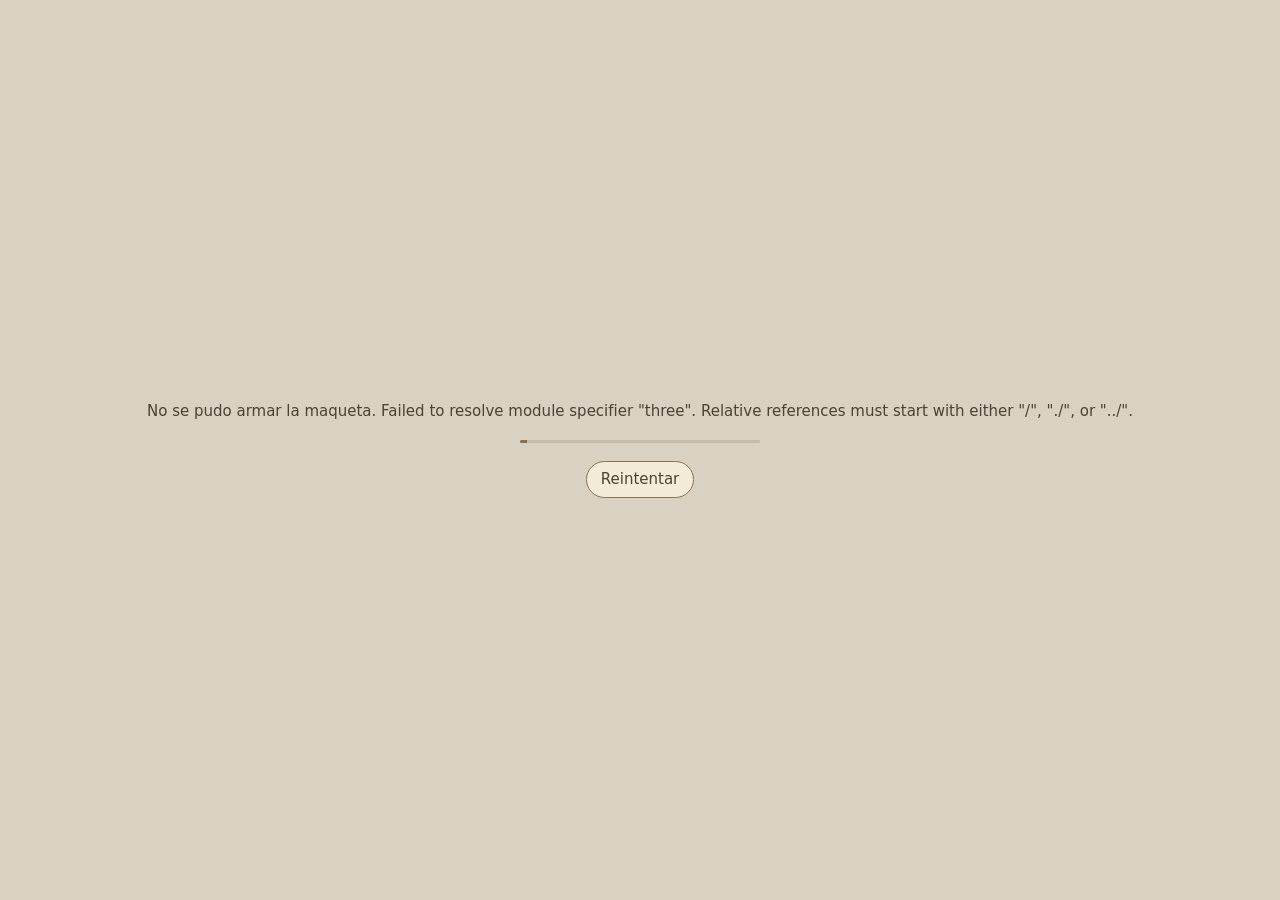
<file: index.html>
<!doctype html><html lang="es-AR"><head><meta charset="utf-8"><meta name="viewport" content="width=device-width,initial-scale=1,viewport-fit=cover"><meta name="theme-color" content="#2b6f6c"><meta name="description" content="San Martín de los Andes como maqueta de papel interactiva."><title>San Martín de los Andes en papel</title><style>html,body{margin:0;height:100%;background:#d9d2c2}</style></head><body><script type="module">// Select only a fixed, same-origin edition. Query values never become paths.
const old=new URLSearchParams(location.search).has('old');
const edition=new URL(old?'old/':'v2/cb36420ee111a81b/',location.href);
const base=document.createElement('base');base.href=edition.href;document.head.prepend(base);
document.documentElement.dataset.edition=old?'old':'v2';
try{
  const response=await fetch(new URL('index.html',edition));
  if(!response.ok)throw Error(`No se pudo cargar la página (${response.status}).`);
  const page=new DOMParser().parseFromString(await response.text(),'text/html');
  document.title=page.title;
  const styles=[];
  for(const el of page.head.querySelectorAll('style,link[rel="stylesheet"],link[rel="icon"]')){
    const node=document.importNode(el,true);
    if(node.matches('link[rel="stylesheet"]'))styles.push(new Promise((resolve,reject)=>{node.onload=resolve;node.onerror=()=>reject(Error('No se pudo cargar el estilo.'));}));
    document.head.append(node);
  }
  const map=page.head.querySelector('script[type="importmap"]');
  if(!map)throw Error('Falta el mapa de módulos.');
  const imports=document.createElement('script');imports.type='importmap';imports.textContent=map.textContent;document.head.append(imports);
  for(const script of page.body.querySelectorAll('script'))script.remove();
  document.body.replaceChildren(...[...page.body.childNodes].map(n=>document.importNode(n,true)));
  await Promise.all(styles);
  await import(new URL('page-entry.js',edition).href);
}catch(error){
  console.error(error);
  if(!document.getElementById('load-retry')){
    const message=document.createElement('p'),retry=document.createElement('button');
    message.textContent='No se pudo cargar la maqueta.';retry.textContent='Reintentar';retry.onclick=()=>location.reload();
    document.body.replaceChildren(message,retry);
  }
}
</script></body></html>
</file>
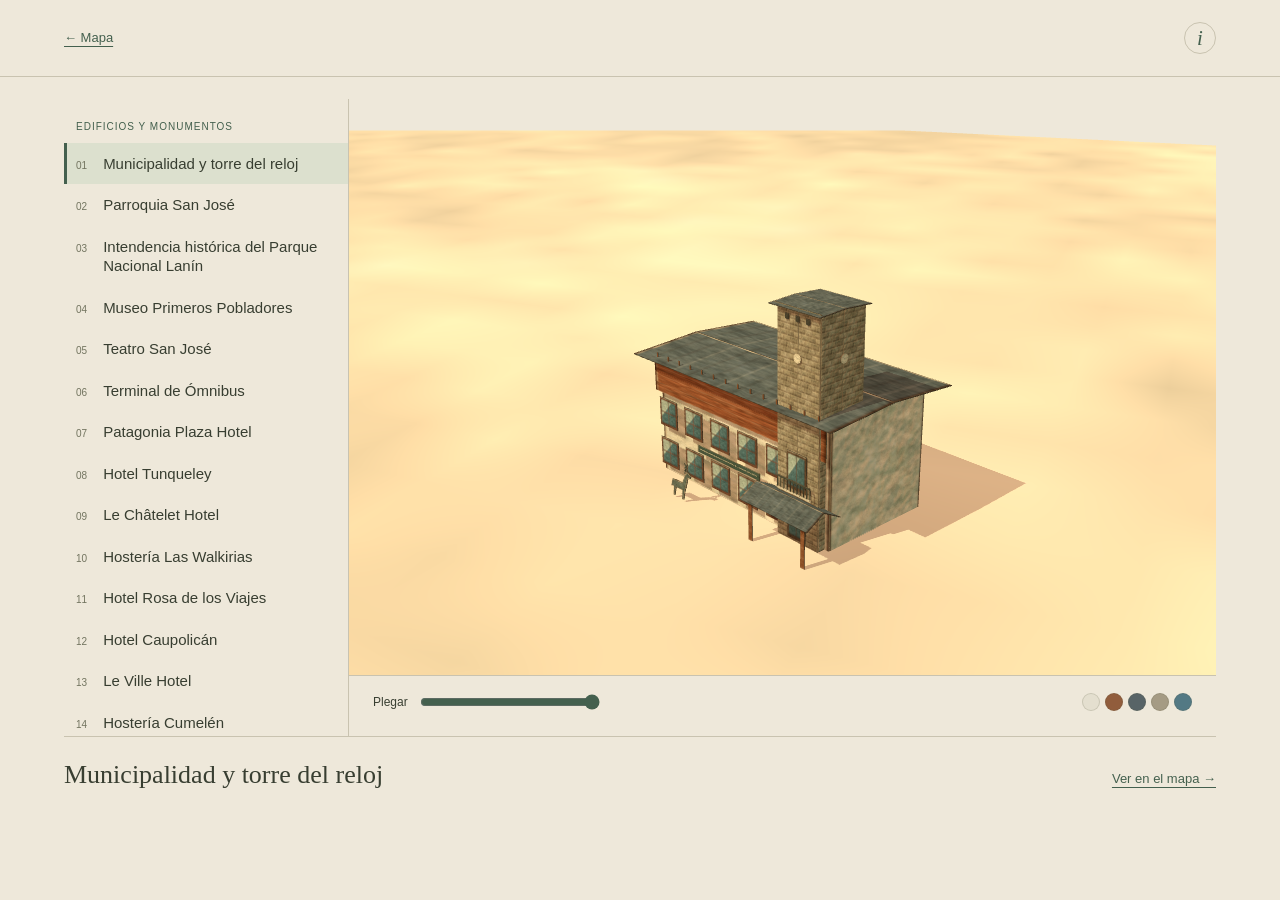
<file: assets.html>
<!doctype html>
<html lang="es-AR">
<head><base href="./v2/cb36420ee111a81b/">
  <meta charset="utf-8">
  <meta name="viewport" content="width=device-width,initial-scale=1">
  <meta name="theme-color" content="#ece5d6">
  <title>Edificios · San Martín en papel</title>
  <link rel="icon" href="data:,">
  <script type="importmap">{"imports":{"three":"./vendor/three.module.js","papercraft/":"./"}}</script>
  <style>
    :root{color-scheme:light;--paper:#eee8da;--ink:#383e31;--line:#c9c3b0;--green:#44604e}
    *{box-sizing:border-box}body{margin:0;background:var(--paper);color:var(--ink);font:15px/1.55 'Avenir Next',Avenir,sans-serif}
    a{color:var(--green);text-underline-offset:4px}a:focus-visible,button:focus-visible,input:focus-visible{outline:2px solid var(--green);outline-offset:4px}
    header,main{max-width:1400px;margin:auto;padding:22px 5vw}header{display:flex;justify-content:space-between;align-items:center;border-bottom:1px solid var(--line);gap:20px;font-size:13px}
    .info{display:grid;place-items:center;width:32px;height:32px;padding:0;border:1px solid var(--line);border-radius:50%;background:transparent;color:var(--green);font:italic 21px/1 Georgia,serif;cursor:pointer}.info:hover{background:#dce0ce}
    .workspace{display:grid;grid-template-columns:285px 1fr;border:1px solid var(--line);border-width:0 0 1px;margin:0}
    .types{padding:12px 0;border-right:1px solid var(--line);max-height:calc(clamp(360px,64vh,640px) + 61px);overflow:auto}.types .group-label{padding:8px 12px;margin:0;font-size:10px;letter-spacing:.1em;text-transform:uppercase;color:var(--green)}.types button{width:100%;text-align:left;border:0;background:transparent;color:var(--ink);padding:11px 18px 11px 12px;cursor:pointer;display:flex;align-items:baseline;gap:16px;font:inherit;line-height:1.3}.types button small{font-size:10px;color:#72745f}.types button[aria-pressed=true]{background:#dce0ce;box-shadow:inset 3px 0 var(--green)}.types button:hover{background:#e3e1d1}
    .preview{min-width:0}#stage{height:clamp(360px,64vh,640px);position:relative;touch-action:none}#stage canvas{display:block;width:100%;height:100%;cursor:grab;outline-offset:-4px}#stage canvas:active{cursor:grabbing}.controls{border-top:1px solid var(--line);padding:16px 24px;display:flex;gap:20px;align-items:center;flex-wrap:wrap}.controls label{font-size:12px;display:flex;gap:10px;align-items:center}.controls input{width:180px;accent-color:var(--green)}#swatches{display:flex;gap:5px;margin-left:auto}#swatches i{width:18px;height:18px;border:1px solid #625f4633;border-radius:50%}
    #stage canvas{outline:none}#stage canvas:focus-visible{outline:2px solid var(--green);outline-offset:-4px}
    .selection{display:flex;align-items:baseline;justify-content:space-between;gap:24px;padding:22px 0}.selection h1{font:26px/1.2 Georgia,serif;font-weight:normal;margin:0}.selection a{font-size:13px;white-space:nowrap}
    dialog{width:min(580px,calc(100vw - 40px));max-height:calc(100dvh - 48px);padding:28px;border:1px solid var(--line);background:var(--paper);color:var(--ink);font:inherit}dialog::backdrop{background:#282d2466}dialog h2{font:28px/1.2 Georgia,serif;margin:0 0 20px}dialog form{float:right}dialog form button{width:28px;height:28px;border:0;background:transparent;color:var(--ink);font:24px/1 sans-serif;cursor:pointer}dialog ul{list-style:none;padding:0}dialog li{padding:12px 0;border-bottom:1px solid var(--line);font-size:13px}dialog li p{margin:4px 0;color:#686957}.credits{font-size:12px;color:#686957}.sr-only{position:absolute;width:1px;height:1px;overflow:hidden;clip-path:inset(50%);white-space:nowrap}#error{padding:50px;color:#883e28}
    @media(max-width:800px){.workspace{grid-template-columns:1fr}.types{display:flex;overflow:auto;border-right:0;border-bottom:1px solid var(--line);padding:0}.types button{min-width:185px;width:auto;padding:14px}.types button small,.types .group-label{display:none}#stage{height:clamp(330px,52svh,500px)}header,main{padding-left:6vw;padding-right:6vw}.controls{padding:14px;gap:12px}.controls input{width:145px}#swatches{gap:4px}.selection{align-items:flex-start;flex-direction:column;gap:12px}.selection h1{font-size:24px}}
  </style>
</head>
<body>
  <header><a href="./index.html">← Mapa</a><button class="info" id="info" type="button" aria-label="Fuentes y créditos" aria-haspopup="dialog">i</button></header>
  <main>
    <div class="workspace">
      <nav class="types" aria-label="Edificios" id="types"></nav>
      <div class="preview"><div id="stage" aria-label="Inspector de edificios"></div>
        <p class="sr-only" id="viewer-help">Arrastrá para girar. Rueda para acercar. Botón derecho para desplazar. Doble clic o R para centrar. Con teclado: flechas para desplazar y Mayús más flechas para girar.</p>
        <div class="controls"><label>Plegar <input id="fold" type="range" min="0" max="100" value="100" aria-label="Despliegue del edificio"></label><div id="swatches" aria-label="Paleta del edificio"></div></div>
      </div>
    </div>
    <div class="selection"><h1 id="name"></h1><a id="view-on-map" hidden>Ver en el mapa →</a></div>
  </main>
  <dialog id="info-dialog" aria-labelledby="info-title">
    <form method="dialog"><button aria-label="Cerrar">×</button></form>
    <h2 id="info-title">Fuentes</h2>
    <p id="description"></p><ul id="sources"></ul>
    <p class="credits"><a href="https://creativecommons.org/licenses/by-sa/4.0/">CC BY-SA 4.0</a> · © OpenStreetMap contributors, ODbL · papercraft y three.js, MIT. <a href="./credits.txt">Créditos</a></p>
  </dialog>
  <script type="module" src="./assets/catalog.js"></script>
</body>
</html>
</file>
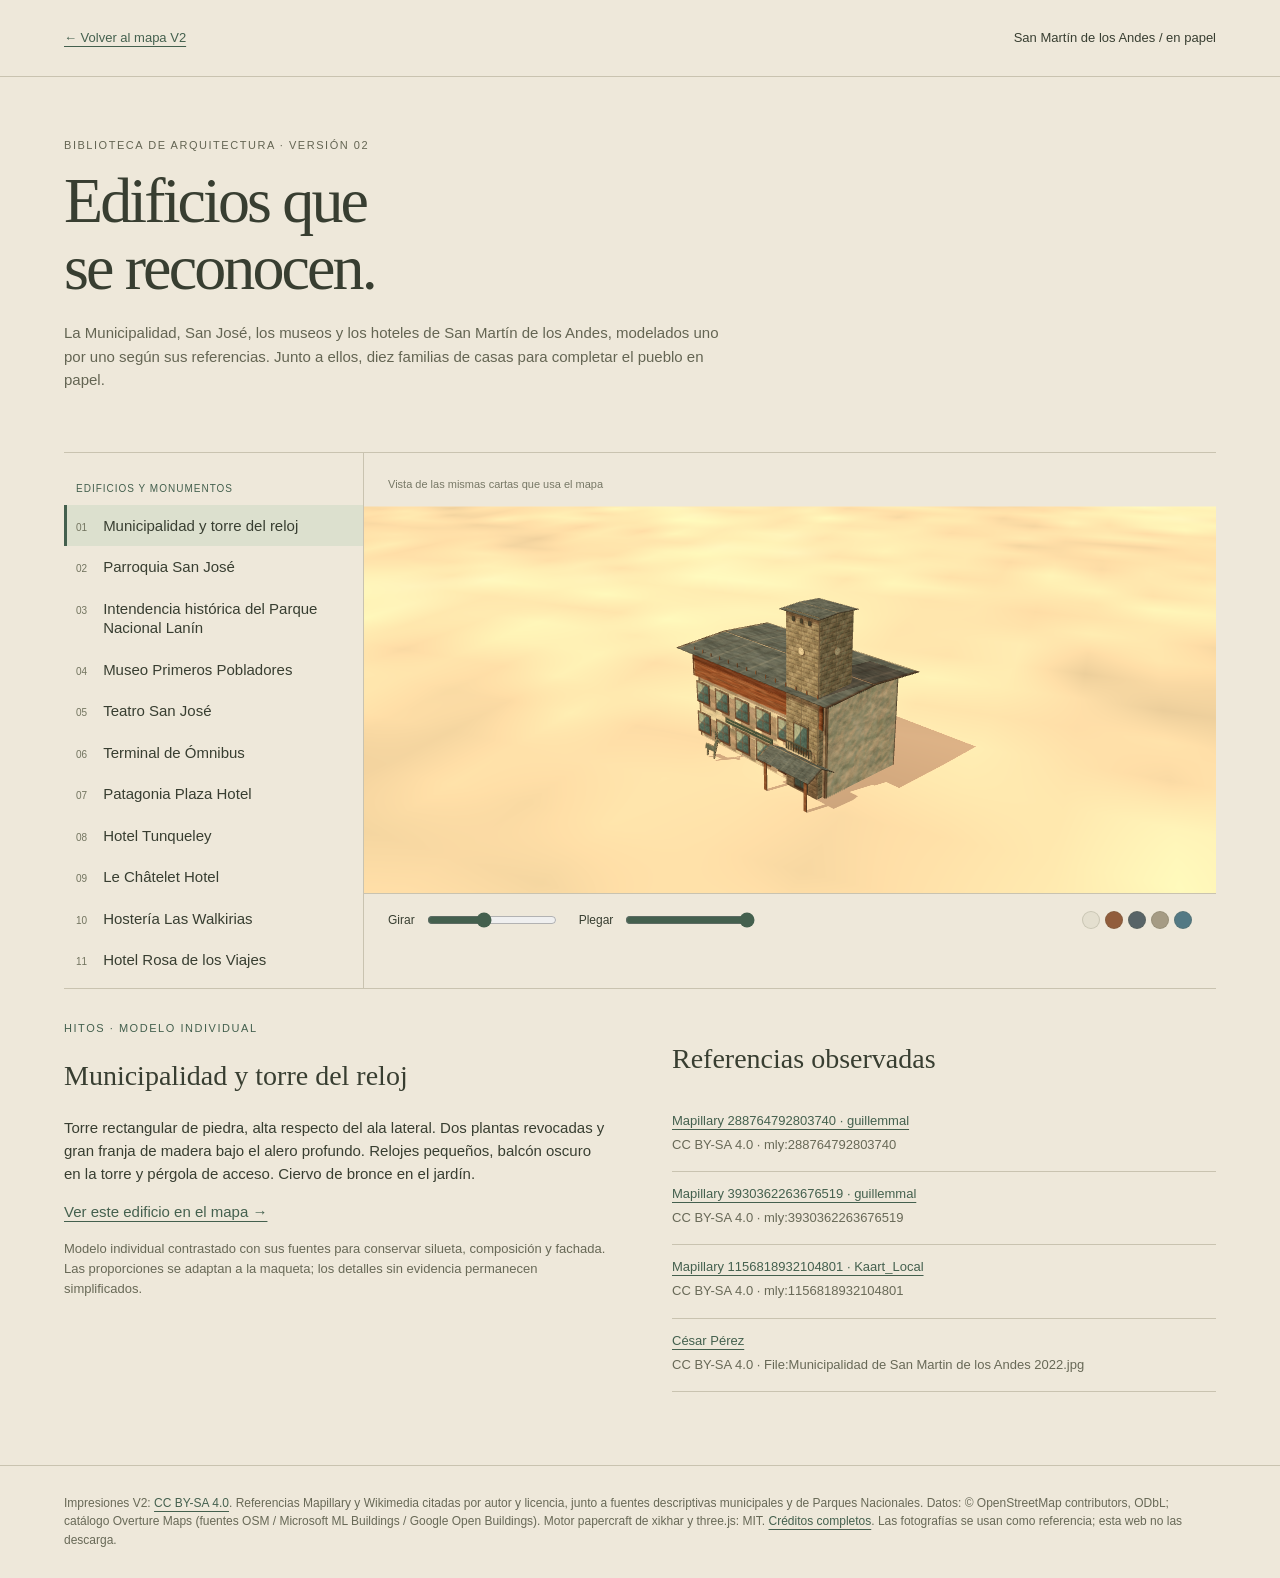
<file: v2/23c14ff8a7ca3e05/assets.html>
<!doctype html>
<html lang="es-AR">
<head>
  <meta charset="utf-8">
  <meta name="viewport" content="width=device-width,initial-scale=1">
  <meta name="theme-color" content="#ece5d6">
  <title>Arquitectura local · San Martín en papel V2</title>
  <link rel="icon" href="data:,">
  <script type="importmap">{"imports":{"three":"./vendor/three.module.js","papercraft/":"./"}}</script>
  <style>
    :root{color-scheme:light;--paper:#eee8da;--ink:#383e31;--line:#c9c3b0;--green:#44604e}
    *{box-sizing:border-box}body{margin:0;background:var(--paper);color:var(--ink);font:15px/1.55 'Avenir Next',Avenir,sans-serif}
    a{color:var(--green);text-underline-offset:4px}a:focus-visible,button:focus-visible,input:focus-visible{outline:2px solid var(--green);outline-offset:4px}
    header,main,footer{max-width:1400px;margin:auto;padding:28px 5vw}header{display:flex;justify-content:space-between;align-items:center;border-bottom:1px solid var(--line);gap:20px;font-size:13px}
    .eyebrow{text-transform:uppercase;letter-spacing:.14em;font-size:11px;margin:0 0 14px;color:var(--green)}h1{font:clamp(38px,5vw,68px)/1.04 Georgia,serif;font-weight:normal;letter-spacing:-.045em;margin:0 0 20px}h2{font:28px/1.15 Georgia,serif;font-weight:normal}p{max-width:680px}
    .intro{padding:32px 0 20px;max-width:780px}.intro p{color:#646553}.workspace{display:grid;grid-template-columns:300px 1fr;border-top:1px solid var(--line);border-bottom:1px solid var(--line);margin:26px 0}
    .types{padding:20px 0;border-right:1px solid var(--line);max-height:535px;overflow:auto}.types .group-label{padding:8px 12px;margin:0;font-size:10px;letter-spacing:.1em;text-transform:uppercase;color:var(--green)}.types button{width:100%;text-align:left;border:0;background:transparent;color:var(--ink);padding:11px 18px 11px 12px;cursor:pointer;display:flex;align-items:baseline;gap:16px;font:inherit;line-height:1.3}.types button small{font-size:10px;color:#72745f}.types button[aria-pressed=true]{background:#dce0ce;box-shadow:inset 3px 0 var(--green)}.types button:hover{background:#e3e1d1}
    .preview{min-width:0}#stage{height:440px;position:relative;touch-action:pan-y}#stage canvas{display:block;width:100%;height:100%}.guide{position:absolute;left:24px;top:12px;font-size:11px;color:#777866;pointer-events:none}.controls{border-top:1px solid var(--line);padding:16px 24px;display:flex;gap:20px;align-items:center;flex-wrap:wrap}.controls label{font-size:12px;display:flex;gap:10px;align-items:center}.controls input{width:130px;accent-color:var(--green)}#swatches{display:flex;gap:5px;margin-left:auto}#swatches i{width:18px;height:18px;border:1px solid #625f4633;border-radius:50%}
    .detail{display:grid;grid-template-columns:1fr 1fr;gap:5vw;padding:5px 0 30px}.detail ul{list-style:none;padding:0}.detail li{padding:12px 0;border-bottom:1px solid var(--line);font-size:13px}.detail li p{margin:4px 0;color:#686957}.note{font-size:13px;color:#686957}footer{border-top:1px solid var(--line);font-size:12px;color:#686957}#error{padding:50px;color:#883e28}
    @media(max-width:800px){.workspace{grid-template-columns:1fr}.types{display:flex;overflow:auto;border-right:0;border-bottom:1px solid var(--line);padding:0}.types button{min-width:185px;width:auto;padding:14px}.types button small,.types .group-label{display:none}#stage{height:360px}.detail{grid-template-columns:1fr}.intro{padding-top:18px}header,main,footer{padding-left:6vw;padding-right:6vw}.controls{padding:14px;gap:12px}.controls input{width:100px}#swatches{margin-left:0}}
  </style>
</head>
<body>
  <header><a href="./index.html">← Volver al mapa V2</a><span>San Martín de los Andes / en papel</span></header>
  <main>
    <div class="intro"><p class="eyebrow">Biblioteca de arquitectura · Versión 02</p><h1>Edificios que<br>se reconocen.</h1><p>La Municipalidad, San José, los museos y los hoteles de San Martín de los Andes, modelados uno por uno según sus referencias. Junto a ellos, diez familias de casas para completar el pueblo en papel.</p></div>
    <div class="workspace">
      <nav class="types" aria-label="Tipologías de edificios" id="types"></nav>
      <div class="preview"><div id="stage" role="img" aria-label="Vista tridimensional del edificio seleccionado"><p class="guide">Vista de las mismas cartas que usa el mapa</p></div>
        <div class="controls"><label>Girar <input id="rotation" type="range" min="-180" max="180" value="-24" aria-label="Girar edificio"></label><label>Plegar <input id="fold" type="range" min="0" max="100" value="100" aria-label="Despliegue del edificio"></label><div id="swatches" aria-label="Paleta de la tipología"></div></div>
      </div>
    </div>
    <div class="detail"><section><p class="eyebrow" id="number"></p><h2 id="name">Cargando las cartas…</h2><p id="description"></p><p><a id="view-on-map" hidden>Ver este edificio en el mapa →</a></p><p class="note" id="accuracy">Los hitos tienen modelos individuales basados en los rasgos visibles de las fuentes. Las proporciones se adaptan a la maqueta; los detalles sin evidencia permanecen simplificados.</p></section><section><h2>Referencias observadas</h2><ul id="sources"></ul></section></div>
  </main>
  <footer>Impresiones V2: <a href="https://creativecommons.org/licenses/by-sa/4.0/">CC BY-SA 4.0</a>. Referencias Mapillary y Wikimedia citadas por autor y licencia, junto a fuentes descriptivas municipales y de Parques Nacionales. Datos: © OpenStreetMap contributors, ODbL; catálogo Overture Maps (fuentes OSM / Microsoft ML Buildings / Google Open Buildings). Motor papercraft de xikhar y three.js: MIT. <a href="./credits.txt">Créditos completos</a>. Las fotografías se usan como referencia; esta web no las descarga.</footer>
  <script type="module" src="./assets/catalog.js"></script>
</body>
</html>
</file>
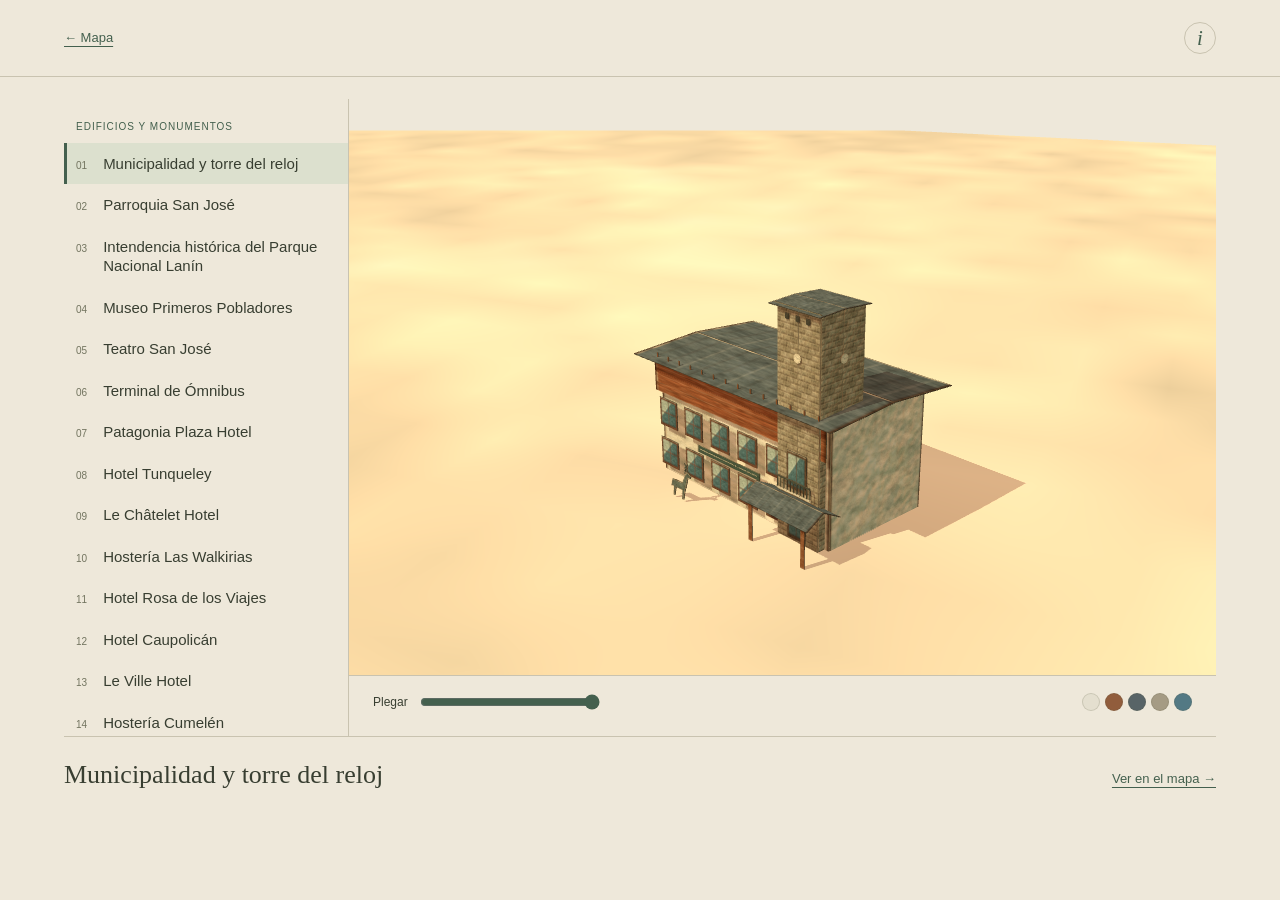
<file: v2/66fa33b04e4c7e73/assets.html>
<!doctype html>
<html lang="es-AR">
<head>
  <meta charset="utf-8">
  <meta name="viewport" content="width=device-width,initial-scale=1">
  <meta name="theme-color" content="#ece5d6">
  <title>Edificios · San Martín en papel</title>
  <link rel="icon" href="data:,">
  <script type="importmap">{"imports":{"three":"./vendor/three.module.js","papercraft/":"./"}}</script>
  <style>
    :root{color-scheme:light;--paper:#eee8da;--ink:#383e31;--line:#c9c3b0;--green:#44604e}
    *{box-sizing:border-box}body{margin:0;background:var(--paper);color:var(--ink);font:15px/1.55 'Avenir Next',Avenir,sans-serif}
    a{color:var(--green);text-underline-offset:4px}a:focus-visible,button:focus-visible,input:focus-visible{outline:2px solid var(--green);outline-offset:4px}
    header,main{max-width:1400px;margin:auto;padding:22px 5vw}header{display:flex;justify-content:space-between;align-items:center;border-bottom:1px solid var(--line);gap:20px;font-size:13px}
    .info{display:grid;place-items:center;width:32px;height:32px;padding:0;border:1px solid var(--line);border-radius:50%;background:transparent;color:var(--green);font:italic 21px/1 Georgia,serif;cursor:pointer}.info:hover{background:#dce0ce}
    .workspace{display:grid;grid-template-columns:285px 1fr;border:1px solid var(--line);border-width:0 0 1px;margin:0}
    .types{padding:12px 0;border-right:1px solid var(--line);max-height:calc(clamp(360px,64vh,640px) + 61px);overflow:auto}.types .group-label{padding:8px 12px;margin:0;font-size:10px;letter-spacing:.1em;text-transform:uppercase;color:var(--green)}.types button{width:100%;text-align:left;border:0;background:transparent;color:var(--ink);padding:11px 18px 11px 12px;cursor:pointer;display:flex;align-items:baseline;gap:16px;font:inherit;line-height:1.3}.types button small{font-size:10px;color:#72745f}.types button[aria-pressed=true]{background:#dce0ce;box-shadow:inset 3px 0 var(--green)}.types button:hover{background:#e3e1d1}
    .preview{min-width:0}#stage{height:clamp(360px,64vh,640px);position:relative;touch-action:none}#stage canvas{display:block;width:100%;height:100%;cursor:grab;outline-offset:-4px}#stage canvas:active{cursor:grabbing}.controls{border-top:1px solid var(--line);padding:16px 24px;display:flex;gap:20px;align-items:center;flex-wrap:wrap}.controls label{font-size:12px;display:flex;gap:10px;align-items:center}.controls input{width:180px;accent-color:var(--green)}#swatches{display:flex;gap:5px;margin-left:auto}#swatches i{width:18px;height:18px;border:1px solid #625f4633;border-radius:50%}
    #stage canvas{outline:none}#stage canvas:focus-visible{outline:2px solid var(--green);outline-offset:-4px}
    .selection{display:flex;align-items:baseline;justify-content:space-between;gap:24px;padding:22px 0}.selection h1{font:26px/1.2 Georgia,serif;font-weight:normal;margin:0}.selection a{font-size:13px;white-space:nowrap}
    dialog{width:min(580px,calc(100vw - 40px));max-height:calc(100dvh - 48px);padding:28px;border:1px solid var(--line);background:var(--paper);color:var(--ink);font:inherit}dialog::backdrop{background:#282d2466}dialog h2{font:28px/1.2 Georgia,serif;margin:0 0 20px}dialog form{float:right}dialog form button{width:28px;height:28px;border:0;background:transparent;color:var(--ink);font:24px/1 sans-serif;cursor:pointer}dialog ul{list-style:none;padding:0}dialog li{padding:12px 0;border-bottom:1px solid var(--line);font-size:13px}dialog li p{margin:4px 0;color:#686957}.credits{font-size:12px;color:#686957}.sr-only{position:absolute;width:1px;height:1px;overflow:hidden;clip-path:inset(50%);white-space:nowrap}#error{padding:50px;color:#883e28}
    @media(max-width:800px){.workspace{grid-template-columns:1fr}.types{display:flex;overflow:auto;border-right:0;border-bottom:1px solid var(--line);padding:0}.types button{min-width:185px;width:auto;padding:14px}.types button small,.types .group-label{display:none}#stage{height:clamp(330px,52svh,500px)}header,main{padding-left:6vw;padding-right:6vw}.controls{padding:14px;gap:12px}.controls input{width:145px}#swatches{gap:4px}.selection{align-items:flex-start;flex-direction:column;gap:12px}.selection h1{font-size:24px}}
  </style>
</head>
<body>
  <header><a href="./index.html">← Mapa</a><button class="info" id="info" type="button" aria-label="Fuentes y créditos" aria-haspopup="dialog">i</button></header>
  <main>
    <div class="workspace">
      <nav class="types" aria-label="Edificios" id="types"></nav>
      <div class="preview"><div id="stage" aria-label="Inspector de edificios"></div>
        <p class="sr-only" id="viewer-help">Arrastrá para girar. Rueda para acercar. Botón derecho para desplazar. Doble clic o R para centrar. Con teclado: flechas para desplazar y Mayús más flechas para girar.</p>
        <div class="controls"><label>Plegar <input id="fold" type="range" min="0" max="100" value="100" aria-label="Despliegue del edificio"></label><div id="swatches" aria-label="Paleta del edificio"></div></div>
      </div>
    </div>
    <div class="selection"><h1 id="name"></h1><a id="view-on-map" hidden>Ver en el mapa →</a></div>
  </main>
  <dialog id="info-dialog" aria-labelledby="info-title">
    <form method="dialog"><button aria-label="Cerrar">×</button></form>
    <h2 id="info-title">Fuentes</h2>
    <p id="description"></p><ul id="sources"></ul>
    <p class="credits"><a href="https://creativecommons.org/licenses/by-sa/4.0/">CC BY-SA 4.0</a> · © OpenStreetMap contributors, ODbL · papercraft y three.js, MIT. <a href="./credits.txt">Créditos</a></p>
  </dialog>
  <script type="module" src="./assets/catalog.js"></script>
</body>
</html>
</file>
